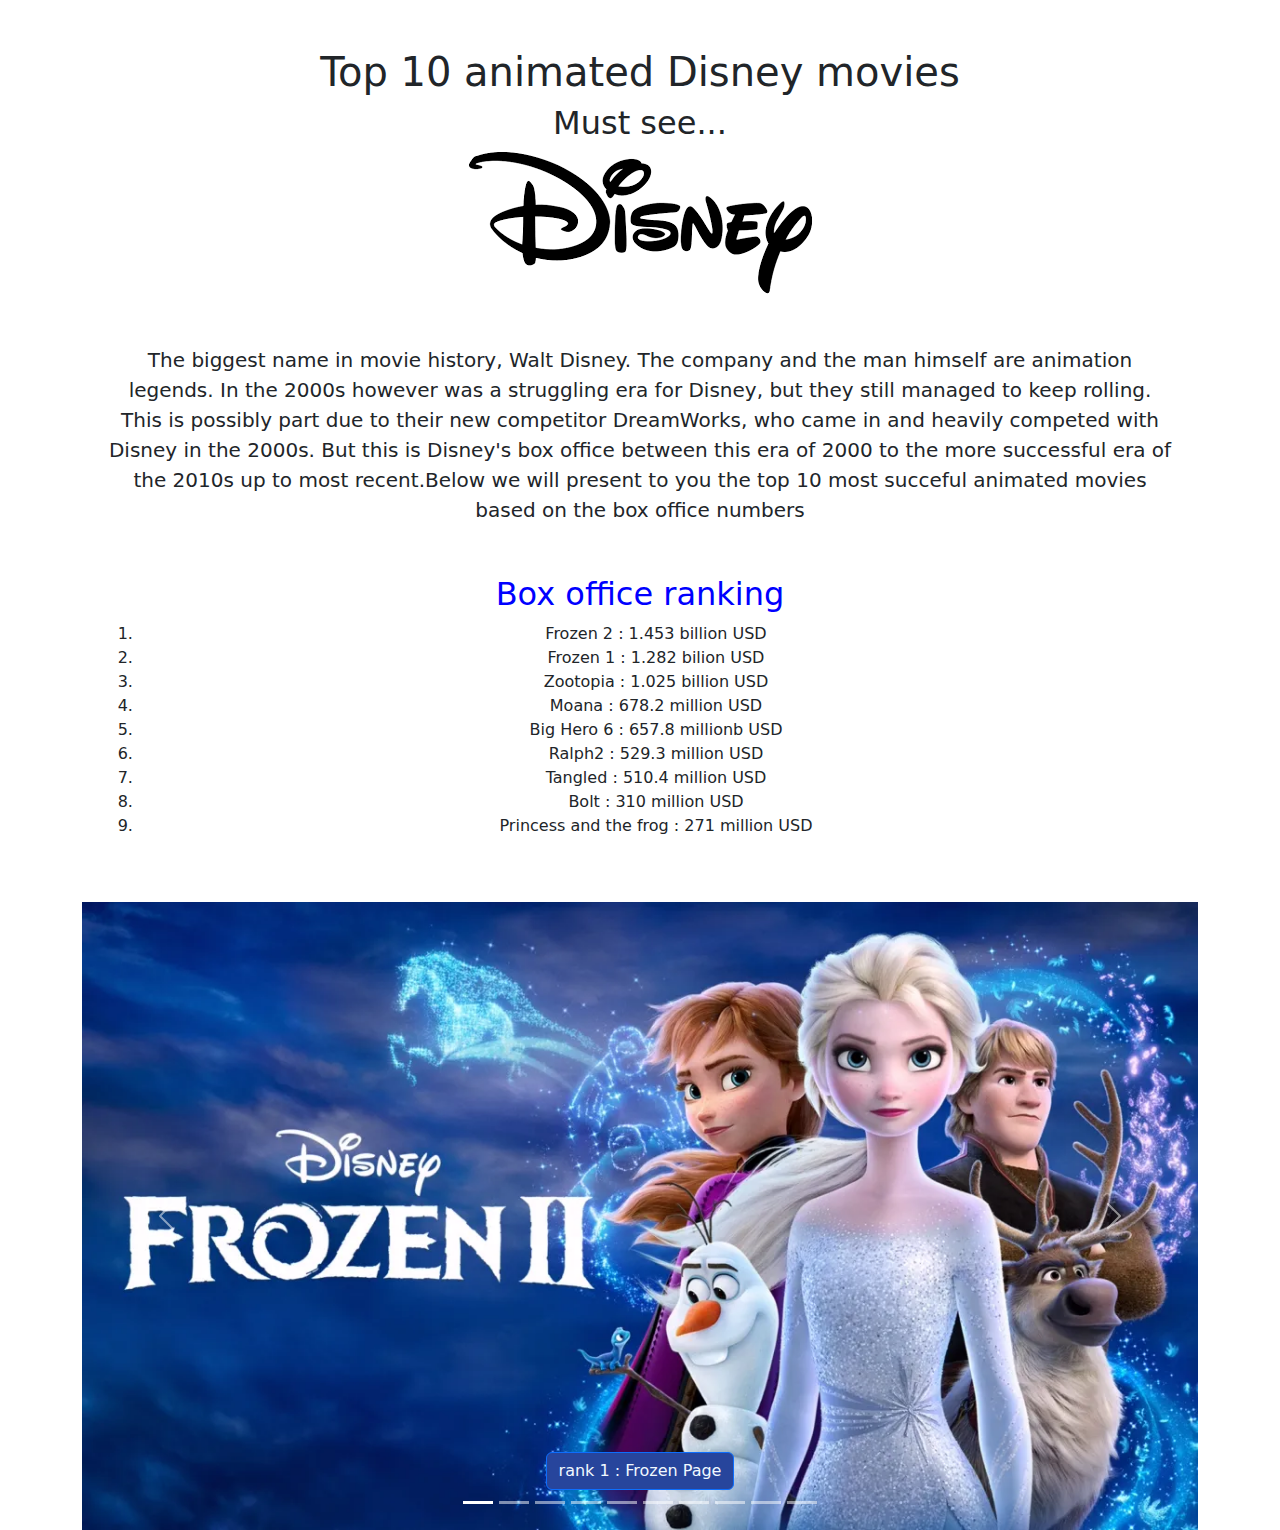
<file: index.html>
<!doctype html>
<html lang="en">
  <head>
    <meta charset="utf-8">
    <meta name="viewport" content="width=device-width, initial-scale=1, shrink-to-fit=no">
    <meta name="description" content="">
    <meta name="author" content="">

    <title>Top 10 disney movies</title>

    <!-- ADD BOOTSTRAP CORE HERE!!!! -->
    <link href="https://cdn.jsdelivr.net/npm/bootstrap@5.3.3/dist/css/bootstrap.min.css" rel="stylesheet" integrity="sha384-QWTKZyjpPEjISv5WaRU9OFeRpok6YctnYmDr5pNlyT2bRjXh0JMhjY6hW+ALEwIH" crossorigin="anonymous">

    
    <!-- Custom styles for this template -->
    <link href="css/styles.css" rel="stylesheet">
  </head>

  <body>
    

    <main role="main" class="container">

      <div class="starter-template">
        <h1>Top 10 animated Disney movies</h1>
        <h2> Must see...</h2>
        <img src="images/images.png" alt="">
        <p class="lead">The biggest name in movie history, Walt Disney. The company and the man himself are animation legends. In the 2000s however was a struggling era for Disney, but they still managed to keep rolling. This is possibly part due to their new competitor DreamWorks, who came in and heavily competed with Disney in the 2000s. But this is Disney's box office between this era of 2000 to the more successful era of the 2010s up to most recent.Below we will present to you the top 10 most succeful animated movies based on the <b>box office numbers</b> </p>
        <h2 style="color:blue"> Box office ranking</h2>
        <ol>
          <li> Frozen 2 : 1.453  billion USD</li>
          <li> Frozen 1 : 1.282 bilion USD</li>
          <li> Zootopia : 1.025 billion USD</li>
          <li> Moana : 678.2 million USD</li>
          <li>Big Hero 6 : 657.8 millionb USD</li>
          <li>Ralph2 : 529.3 million USD </li>
          <li> Tangled : 510.4 million USD </li>
          <li> Bolt : 310 million USD</li>
          <li> Princess and the frog : 271 million USD</li>
        </ol>
      </div>

      


        <!-- Add another row and a column with a button-->

        <!-- Add a Carousel component and use the images in the folder -->
        <div id="carouselExampleIndicators" class="carousel slide">
          <div class="carousel-indicators">
            <button type="button" data-bs-target="#carouselExampleIndicators" data-bs-slide-to="0" class="active" aria-current="true" aria-label="Slide 1"></button>
            <button type="button" data-bs-target="#carouselExampleIndicators" data-bs-slide-to="1" aria-label="Slide 2"></button>
            <button type="button" data-bs-target="#carouselExampleIndicators" data-bs-slide-to="2" aria-label="Slide 3"></button>
            <button type="button" data-bs-target="#carouselExampleIndicators" data-bs-slide-to="3" aria-label="Slide 4"></button>
            <button type="button" data-bs-target="#carouselExampleIndicators" data-bs-slide-to="4" aria-label="Slide 5"></button>
            <button type="button" data-bs-target="#carouselExampleIndicators" data-bs-slide-to="5" aria-label="Slide 6"></button>
            <button type="button" data-bs-target="#carouselExampleIndicators" data-bs-slide-to="6" aria-label="Slide 7"></button>
            <button type="button" data-bs-target="#carouselExampleIndicators" data-bs-slide-to="7" aria-label="Slide 8"></button>
            <button type="button" data-bs-target="#carouselExampleIndicators" data-bs-slide-to="8" aria-label="Slide 9"></button>
            <button type="button" data-bs-target="#carouselExampleIndicators" data-bs-slide-to="9" aria-label="Slide 10"></button>
        </div>
          <div class="carousel-inner">
            <div class="carousel-item active">
              
              <img src="images/fr.webp" class="d-block w-100" alt="...">
              <div class="carousel-caption d-none d-md-block">
                <a class="btn btn-primary" href="frozen2.html" role="button" target="_blank"> rank 1 : Frozen Page</a>
              </div>
            </div>
            <div class="carousel-item">
              <img src="images/frozen.png" class="d-block w-100" alt="...">
              <div class="carousel-caption d-none d-md-block">
              <a class="btn btn-primary" href="frozen1.html" role="button" target="_blank">rank 2 : Frozen Page</a>
            </div>
            </div>
            <div class="carousel-item">
              <img src="images/zoopia.png" class="d-block w-100" alt="...">
              <div class="carousel-caption d-none d-md-block"> 
              <a class="btn btn-primary" href="zootopia.html" role="button" target="_blank"> rank 3 : Zootopia Page</a>
            </div>
            </div>
            <div class="carousel-item">
              <img src="images/mn.webp" class="d-block w-100" alt="...">
              <div class="carousel-caption d-none d-md-block"> 
              <a class="btn btn-primary" href="moana.html" role="button" target="_blank"> rank 4 : Moana Page</a>
            </div>
            </div>
            <div class="carousel-item">
                <img src="images/big hero 6.jpg" class="d-block w-100" alt="...">
                <div class="carousel-caption d-none d-md-block">
                <a class="btn btn-primary" href="bighero6.html" role="button" target="_blank"> rank 5 : Bighero6 Page</a>
              </div>
              </div>
              <div class="carousel-item">
                <img src="images/wreck.webp" class="d-block w-100" alt="...">
                <div class="carousel-caption d-none d-md-block">
                <a class="btn btn-primary" href="Wreck-It-Ralph.html" role="button" target="_blank"> rank 6 : Wreck-It-Ralph Page</a>
              </div>
              </div>
              <div class="carousel-item">
                <img src="images/tangled.png" class="d-block w-100" alt="...">
                <div class="carousel-caption d-none d-md-block">
                <a class="btn btn-primary" href="tangled.html" role="button" target="_blank">rank 7 :Tangled Page</a>
              </div>
              </div>
              <div class="carousel-item">
                <img src="images/ralf 1.webp" class="d-block w-100" alt="...">
                <div class="carousel-caption d-none d-md-block">
                <a class="btn btn-primary" href="ralph2.html" role="button" target="_blank"> rank 8 : Ralph Page</a>
              </div>
              </div>
              <div class="carousel-item">
                <img src="images/bolt.webp" class="d-block w-100" alt="...">
                <div class="carousel-caption d-none d-md-block">
                <a class="btn btn-primary" href="Bolt.html" role="button" target="_blank"> rank 9 : Bolt Page</a>
              </div>
            </div>
              <div class="carousel-item">
                <img src="images/frog.jpeg" class="d-block w-100" alt="...">
                <div class="carousel-caption d-none d-md-block">
                <a class="btn btn-primary" href="tiana.html" role="button" target="_blank"> rank 10 : Princess and the frog Page</a>
              </div>
            </div>
              
          </div>
          <button class="carousel-control-prev" type="button" data-bs-target="#carouselExampleIndicators" data-bs-slide="prev">
            <span class="carousel-control-prev-icon" aria-hidden="true"></span>
            <span class="visually-hidden">Previous</span>
          </button>
          <button class="carousel-control-next" type="button" data-bs-target="#carouselExampleIndicators" data-bs-slide="next">
            <span class="carousel-control-next-icon" aria-hidden="true"></span>
            <span class="visually-hidden">Next</span>
          </button>
        </div>
    </main>


    <script src="https://cdn.jsdelivr.net/npm/bootstrap@5.3.3/dist/js/bootstrap.bundle.min.js" integrity="sha384-YvpcrYf0tY3lHB60NNkmXc5s9fDVZLESaAA55NDzOxhy9GkcIdslK1eN7N6jIeHz" crossorigin="anonymous"></script>    
    
  </body>
</html>
</file>
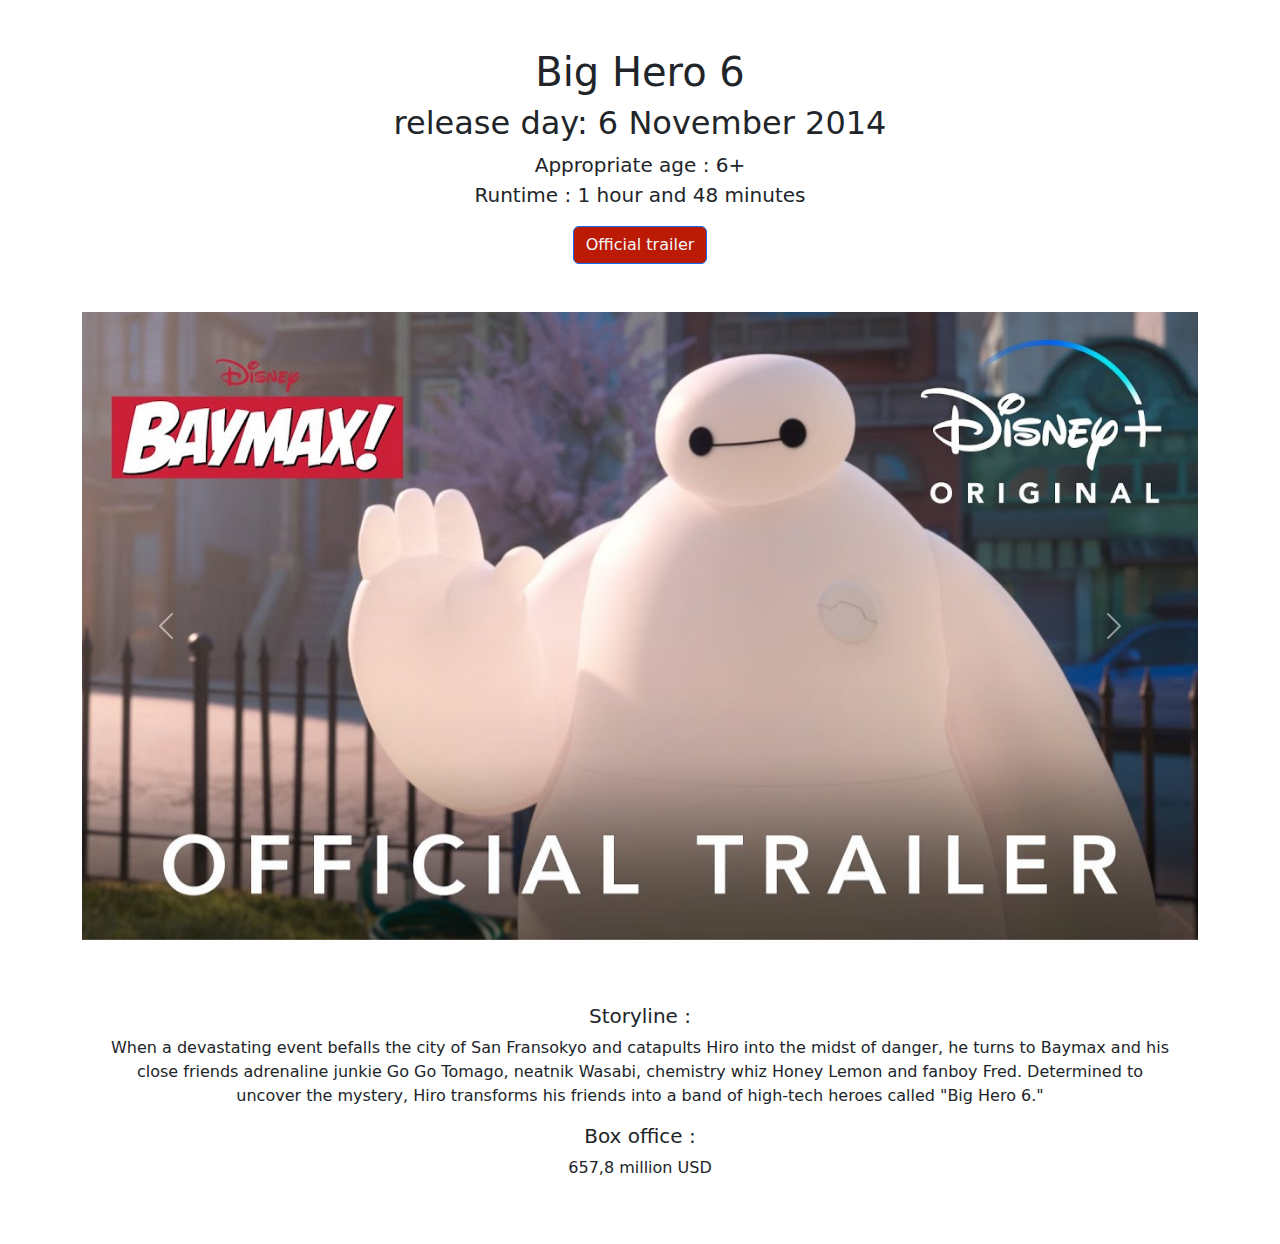
<file: bighero6.html>
<!doctype html>
<html lang="en">
  <head>
    <meta charset="utf-8">
    <meta name="viewport" content="width=device-width, initial-scale=1, shrink-to-fit=no">
    <meta name="description" content="">
    <meta name="author" content="">

    <title> Big Hero 6 </title>

    <!-- ADD BOOTSTRAP CORE HERE!!!! -->
    <link href="https://cdn.jsdelivr.net/npm/bootstrap@5.3.3/dist/css/bootstrap.min.css" rel="stylesheet" integrity="sha384-QWTKZyjpPEjISv5WaRU9OFeRpok6YctnYmDr5pNlyT2bRjXh0JMhjY6hW+ALEwIH" crossorigin="anonymous">

    
    <!-- Custom styles for this template -->
    <link href="css/bighero6.css" rel="stylesheet">
  </head>

  <body>
    
    <main role="main" class="container">

      <div class="starter-template">
        <h1> Big Hero 6</h1>
        <h2> release day: 6 November 2014</h2>
        <p class="lead">Appropriate age : 6+ <br> Runtime : 1 hour and 48 minutes</p>
        <a class="btn btn-primary" href="https://youtu.be/z3biFxZIJOQ" role="button" target="_blank"> Official trailer </a>
      </div>

       
        </div>

        <!-- Add a row and a column with a button-->
        <div class="row">
          <div class="col">
            
</div>
</div>
        <!-- Add another row and a column with a button-->

        <!-- Add a Carousel component and use the images in the folder -->
        <div id="carouselExample" class="carousel slide">
          <div class="carousel-inner">
            <div class="carousel-item active">
              <img src="images/bighero6.jpg" class="d-block w-100" alt="...">
            </div>
            <div class="carousel-item">
              <img src="images/bighero image 2.webp" class="d-block w-100" alt="...">
            </div>
            <div class="carousel-item">
              <img src="images/Big_Hero_6_.jpg" class="d-block w-100" alt="...">
            </div>
          </div>
          <button class="carousel-control-prev" type="button" data-bs-target="#carouselExample" data-bs-slide="prev">
            <span class="carousel-control-prev-icon" aria-hidden="true"></span>
            <span class="visually-hidden">Previous</span>
          </button>
          <button class="carousel-control-next" type="button" data-bs-target="#carouselExample" data-bs-slide="next">
            <span class="carousel-control-next-icon" aria-hidden="true"></span>
            <span class="visually-hidden">Next</span>
          </button>
        </div> 
        <div class="starter-template">
          <p class="lead"><h5> Storyline : </h5>When a devastating event befalls the city of San Fransokyo and catapults Hiro into the midst of danger, he turns to Baymax and his close friends adrenaline junkie Go Go Tomago, neatnik Wasabi, chemistry whiz Honey Lemon and fanboy Fred. Determined to uncover the mystery, Hiro transforms his friends into a band of high-tech heroes called "Big Hero 6." <br> </p>
         <p class="lead"><h5> Box office :</h5>657,8 million USD </p>
        </div> 
    </main>

    <script src="https://cdn.jsdelivr.net/npm/bootstrap@5.3.3/dist/js/bootstrap.bundle.min.js" integrity="sha384-YvpcrYf0tY3lHB60NNkmXc5s9fDVZLESaAA55NDzOxhy9GkcIdslK1eN7N6jIeHz" crossorigin="anonymous"></script>    
    
  </body>
</html>
</file>
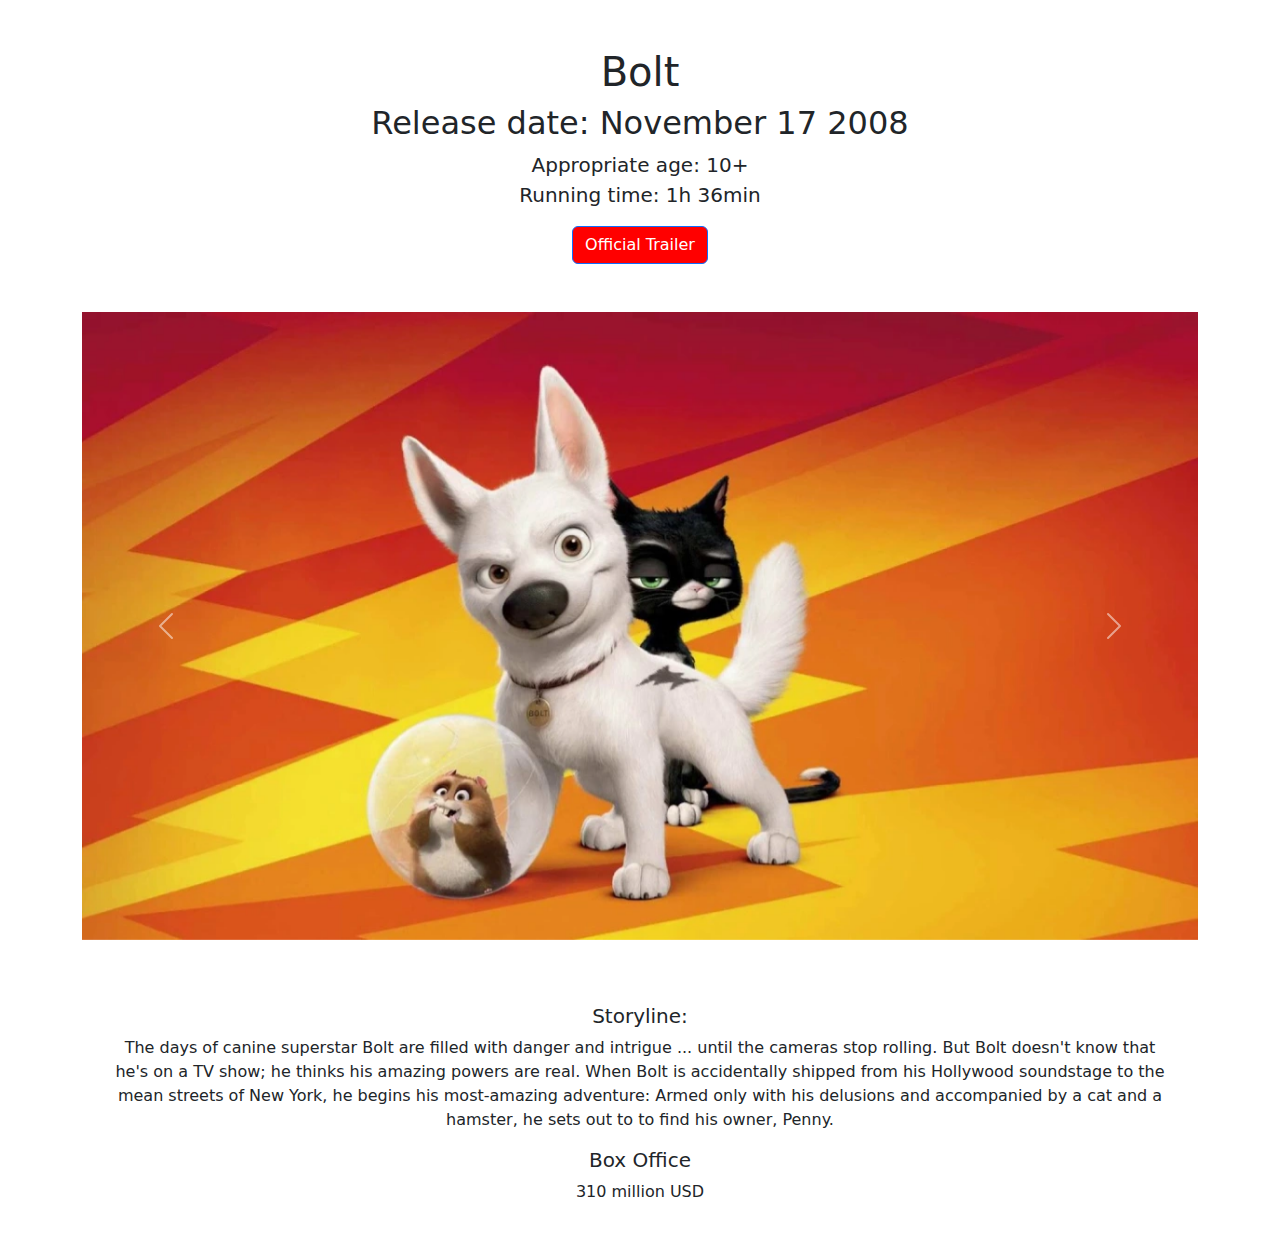
<file: Bolt.html>
<!doctype html>
<html lang="en">
  <head>
    <meta charset="utf-8">
    <meta name="viewport" content="width=device-width, initial-scale=1, shrink-to-fit=no">
    <meta name="description" content="">
    <meta name="author" content="">

    <title>Bolt</title>

    <!-- ADD BOOTSTRAP CORE HERE!!!! -->
    <link href="https://cdn.jsdelivr.net/npm/bootstrap@5.3.3/dist/css/bootstrap.min.css" rel="stylesheet" integrity="sha384-QWTKZyjpPEjISv5WaRU9OFeRpok6YctnYmDr5pNlyT2bRjXh0JMhjY6hW+ALEwIH" crossorigin="anonymous">

    
    <!-- Custom styles for this template -->
    <link href="css/bolt.css" rel="stylesheet">
  </head>

  <body>

    <main role="main" class="container">

      <div class="starter-template">
        <h1>Bolt</h1>
        <h2>Release date: November 17 2008</h2>
        <p class="lead">Appropriate age: 10+<br> Running time: 1h 36min</p>
        <a class="btn btn-primary" href="https://www.youtube.com/watch?v=4QEq_2t6-RU" button" target="_blank">Official Trailer</a>
       </div>

        
        <!-- Add another row and a column with a button-->

        <!-- Add a Carousel component and use the images in the folder -->
        <div id="carouselExampleAutoplaying" class="carousel slide" data-bs-ride="carousel">
          <div class="carousel-inner">
            <div class="carousel-item active">
              <img src="images/bolt1.webp" class="d-block w-100" alt="...">
            </div>
            <div class="carousel-item">
              <img src="images/bolt2.jpg" class="d-block w-100" alt="...">
            </div>
            <div class="carousel-item">
              <img src="images/bolt3.jpg" class="d-block w-100" alt="...">
            </div>
          </div>
          <button class="carousel-control-prev" type="button" data-bs-target="#carouselExampleAutoplaying" data-bs-slide="prev">
            <span class="carousel-control-prev-icon" aria-hidden="true"></span>
            <span class="visually-hidden">Previous</span>
          </button>
          <button class="carousel-control-next" type="button" data-bs-target="#carouselExampleAutoplaying" data-bs-slide="next">
            <span class="carousel-control-next-icon" aria-hidden="true"></span>
            <span class="visually-hidden">Next</span>
          </button>
        </div>
        <div class="starter-template">
            <p class="lead"><h5>Storyline: </h5> The days of canine superstar Bolt are filled with danger and intrigue ... until the cameras stop rolling. But Bolt doesn't know that he's on a TV show; he thinks his amazing powers are real. When Bolt is accidentally shipped from his Hollywood soundstage to the mean streets of New York, he begins his most-amazing adventure: Armed only with his delusions and accompanied by a cat and a hamster, he sets out to to find his owner, Penny.<br>
            <p class="lead"></p><h5>Box Office</h5> 310 million USD <br>
        </div>    
    </main>


    <script src="https://cdn.jsdelivr.net/npm/bootstrap@5.3.3/dist/js/bootstrap.bundle.min.js" integrity="sha384-YvpcrYf0tY3lHB60NNkmXc5s9fDVZLESaAA55NDzOxhy9GkcIdslK1eN7N6jIeHz" crossorigin="anonymous"></script>    
    
  </body>
</html>
</file>
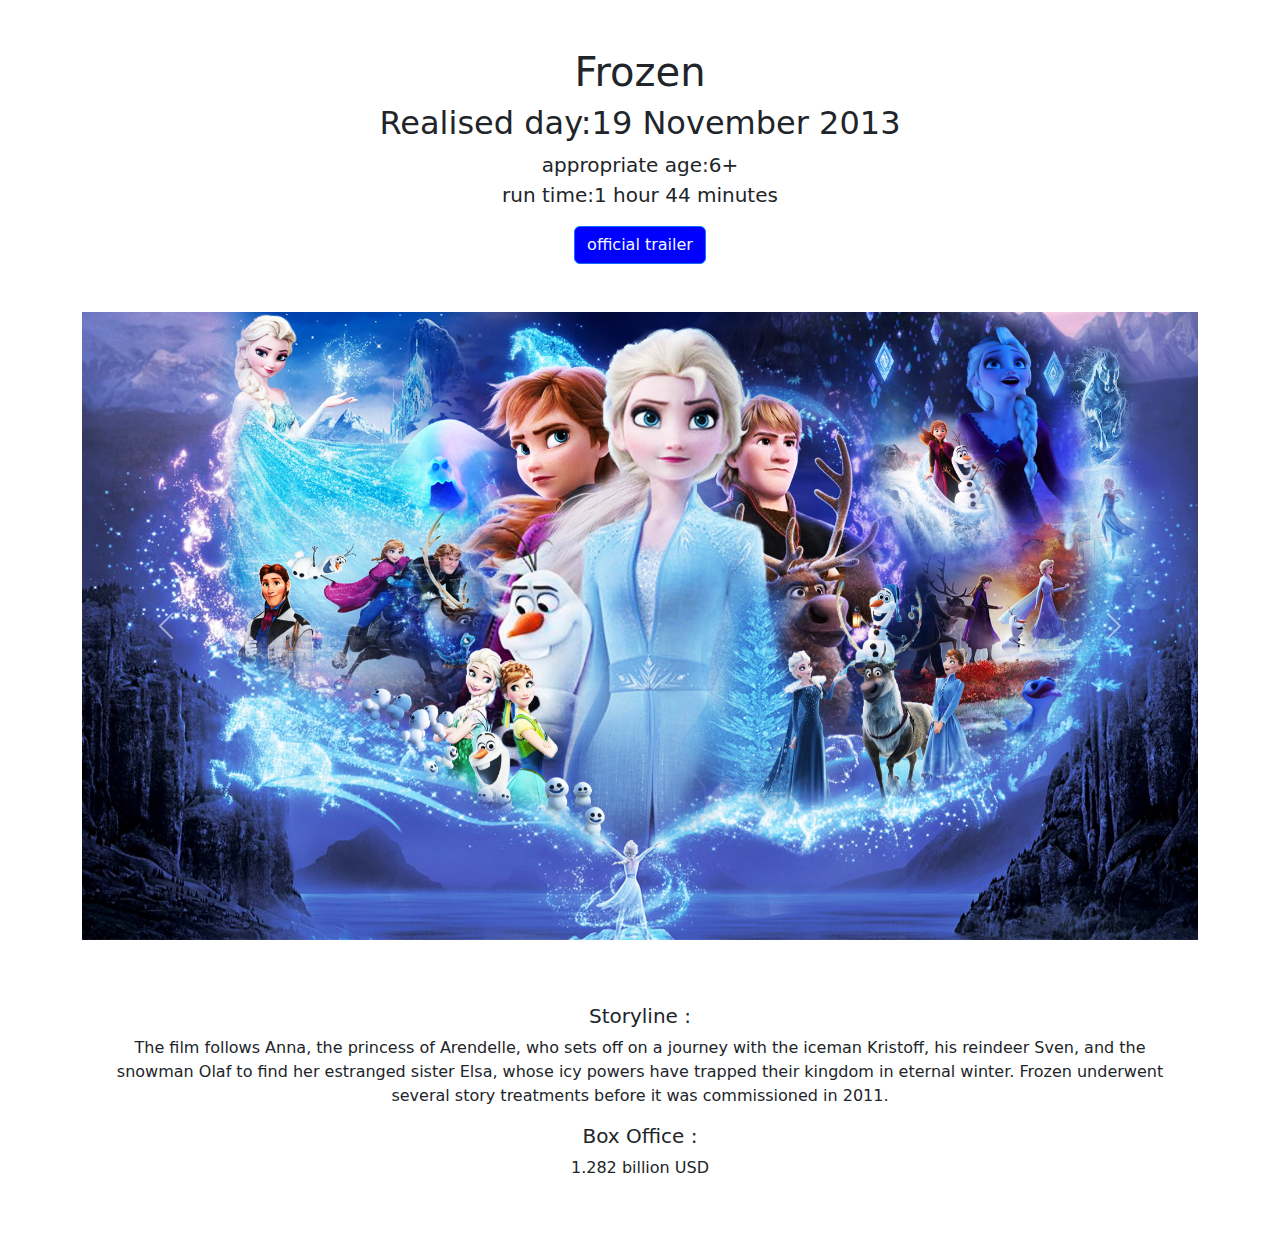
<file: frozen1.html>
<!doctype html>
<html lang="en">
  <head>
    <meta charset="utf-8">
    <meta name="viewport" content="width=device-width, initial-scale=1, shrink-to-fit=no">
    <meta name="description" content="">
    <meta name="author" content="">

    <title>Frozen 1</title>

    <!-- ADD BOOTSTRAP CORE HERE!!!! -->
    <link href="https://cdn.jsdelivr.net/npm/bootstrap@5.3.3/dist/css/bootstrap.min.css" rel="stylesheet" integrity="sha384-QWTKZyjpPEjISv5WaRU9OFeRpok6YctnYmDr5pNlyT2bRjXh0JMhjY6hW+ALEwIH" crossorigin="anonymous">

    
    <!-- Custom styles for this template -->
    <link href="css/frozen2.css" rel="stylesheet">
  </head>

  <body>
    

    <main role="main" class="container">

      <div class="starter-template">
        <h1>Frozen</h1>
        <h2>Realised day:19 November 2013</h2>
        <p class="lead">appropriate age:6+<br>run time:1 hour 44 minutes </p>
        <a class="btn btn-primary" href="https://www.youtube.com/watch?v=TbQm5doF_Uc" role="button" target="_blank">official trailer</a>
      </div>

       
        <!-- Add a row and a column with a button-->
         <div class="row">
         <div class="col">
        

         </div>
        </div>

        <!-- Add another row and a column with a button-->

        <!-- Add a Carousel component and use the images in the folder -->
        <div id="carouselExampleAutoplaying" class="carousel slide" data-bs-ride="carousel">
          <div class="carousel-inner">
            <div class="carousel-item active">
              <img src="images/frozen.jpg" class="d-block w-100" alt="...">
            </div>
            <div class="carousel-item">
              <img src="images/Frozen-12.jpg" class="d-block w-100" alt="...">
            </div>
            <div class="carousel-item">
              <img src="images/frozen1234.webp" class="d-block w-100" alt="...">
            </div>
          </div>
          <button class="carousel-control-prev" type="button" data-bs-target="#carouselExampleAutoplaying" data-bs-slide="prev">
            <span class="carousel-control-prev-icon" aria-hidden="true"></span>
            <span class="visually-hidden">Previous</span>
          </button>
          <button class="carousel-control-next" type="button" data-bs-target="#carouselExampleAutoplaying" data-bs-slide="next">
            <span class="carousel-control-next-icon" aria-hidden="true"></span>
            <span class="visually-hidden">Next</span>
          </button>
        </div>
        
      <div class="starter-template">
       
        <p class="lead"><h5>Storyline :</h5>The film follows Anna, the princess of Arendelle, who sets off on a journey with the iceman Kristoff, his reindeer Sven, and the snowman Olaf to find her estranged sister Elsa, whose icy powers have trapped their kingdom in eternal winter. Frozen underwent several story treatments before it was commissioned in 2011.</p>
        <p class="lead"><h5>Box Office :</h5>1.282 billion USD</p>
        
      </div>
    </main>


    <script src="https://cdn.jsdelivr.net/npm/bootstrap@5.3.3/dist/js/bootstrap.bundle.min.js" integrity="sha384-YvpcrYf0tY3lHB60NNkmXc5s9fDVZLESaAA55NDzOxhy9GkcIdslK1eN7N6jIeHz" crossorigin="anonymous"></script>    
    
  </body>
</html>
</file>
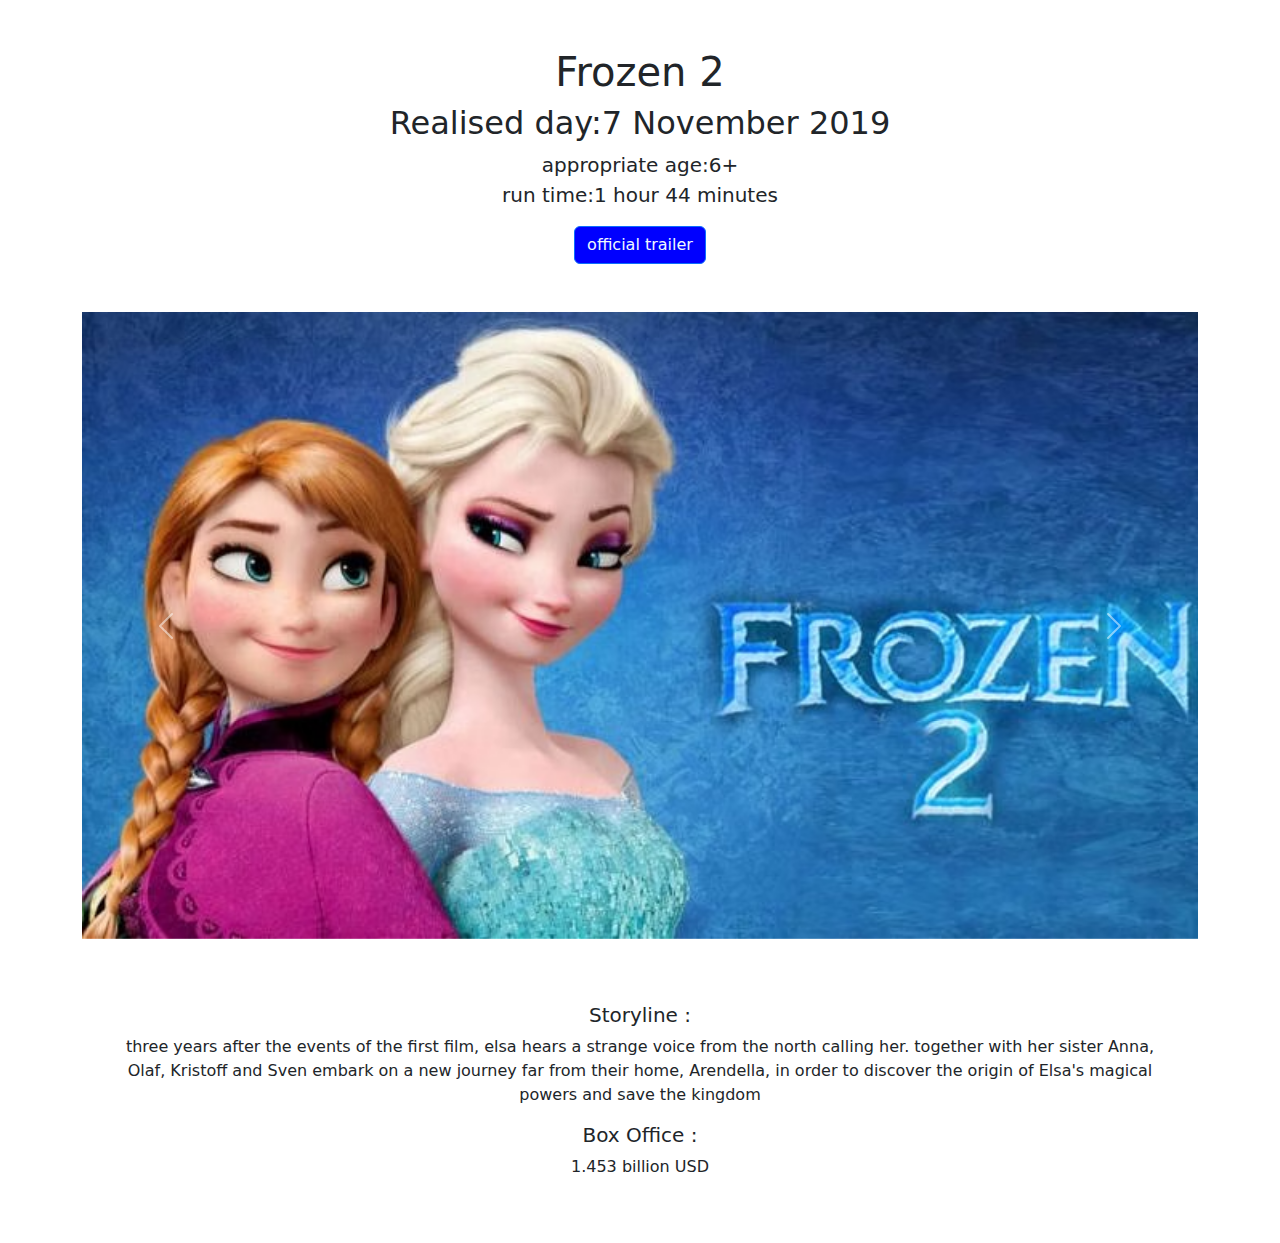
<file: frozen2.html>
<!doctype html>
<html lang="en">
  <head>
    <meta charset="utf-8">
    <meta name="viewport" content="width=device-width, initial-scale=1, shrink-to-fit=no">
    <meta name="description" content="">
    <meta name="author" content="">

    <title>Frozen 2</title>

    <!-- ADD BOOTSTRAP CORE HERE!!!! -->
    <link href="https://cdn.jsdelivr.net/npm/bootstrap@5.3.3/dist/css/bootstrap.min.css" rel="stylesheet" integrity="sha384-QWTKZyjpPEjISv5WaRU9OFeRpok6YctnYmDr5pNlyT2bRjXh0JMhjY6hW+ALEwIH" crossorigin="anonymous">

    
    <!-- Custom styles for this template -->
    <link href="css/frozen2.css" rel="stylesheet">
  </head>

  <body>
    

    <main role="main" class="container">

      <div class="starter-template">
        <h1>Frozen 2</h1>
        <h2>Realised day:7 November 2019</h2>
        <p class="lead">appropriate age:6+<br>run time:1 hour 44 minutes </p>
        <a class="btn btn-primary" href="https://www.youtube.com/watch?v=Zi4LMpSDccc" role="button" target="_blank">official trailer</a>
      </div>

       
        <!-- Add a row and a column with a button-->
         <div class="row">
         <div class="col">
        

         </div>
        </div>

        <!-- Add another row and a column with a button-->

        <!-- Add a Carousel component and use the images in the folder -->
        <div id="carouselExampleAutoplaying" class="carousel slide" data-bs-ride="carousel">
          <div class="carousel-inner">
            <div class="carousel-item active">
              <img src="images/frozen233.avif" class="d-block w-100" alt="...">
            </div>
            <div class="carousel-item">
              <img src="images/frozen22.jpg" class="d-block w-100" alt="...">
            </div>
            <div class="carousel-item">
              <img src="images/frozen23.jpg" class="d-block w-100" alt="...">
            </div>
          </div>
          <button class="carousel-control-prev" type="button" data-bs-target="#carouselExampleAutoplaying" data-bs-slide="prev">
            <span class="carousel-control-prev-icon" aria-hidden="true"></span>
            <span class="visually-hidden">Previous</span>
          </button>
          <button class="carousel-control-next" type="button" data-bs-target="#carouselExampleAutoplaying" data-bs-slide="next">
            <span class="carousel-control-next-icon" aria-hidden="true"></span>
            <span class="visually-hidden">Next</span>
          </button>
        </div>
        
      <div class="starter-template">
       
        <p class="lead"><h5>Storyline :</h5> three years after the events of the first film, elsa hears a strange voice from the north calling her. together with her sister Anna, Olaf, Kristoff and Sven embark on a new journey far from their home, Arendella, in order to discover the origin of Elsa's magical powers and save the kingdom</p>
        <p class="lead"><h5>Box Office :</h5>1.453 billion USD</p>
        
      </div>

    </main>


    <script src="https://cdn.jsdelivr.net/npm/bootstrap@5.3.3/dist/js/bootstrap.bundle.min.js" integrity="sha384-YvpcrYf0tY3lHB60NNkmXc5s9fDVZLESaAA55NDzOxhy9GkcIdslK1eN7N6jIeHz" crossorigin="anonymous"></script>    
    
  </body>
</html>
</file>
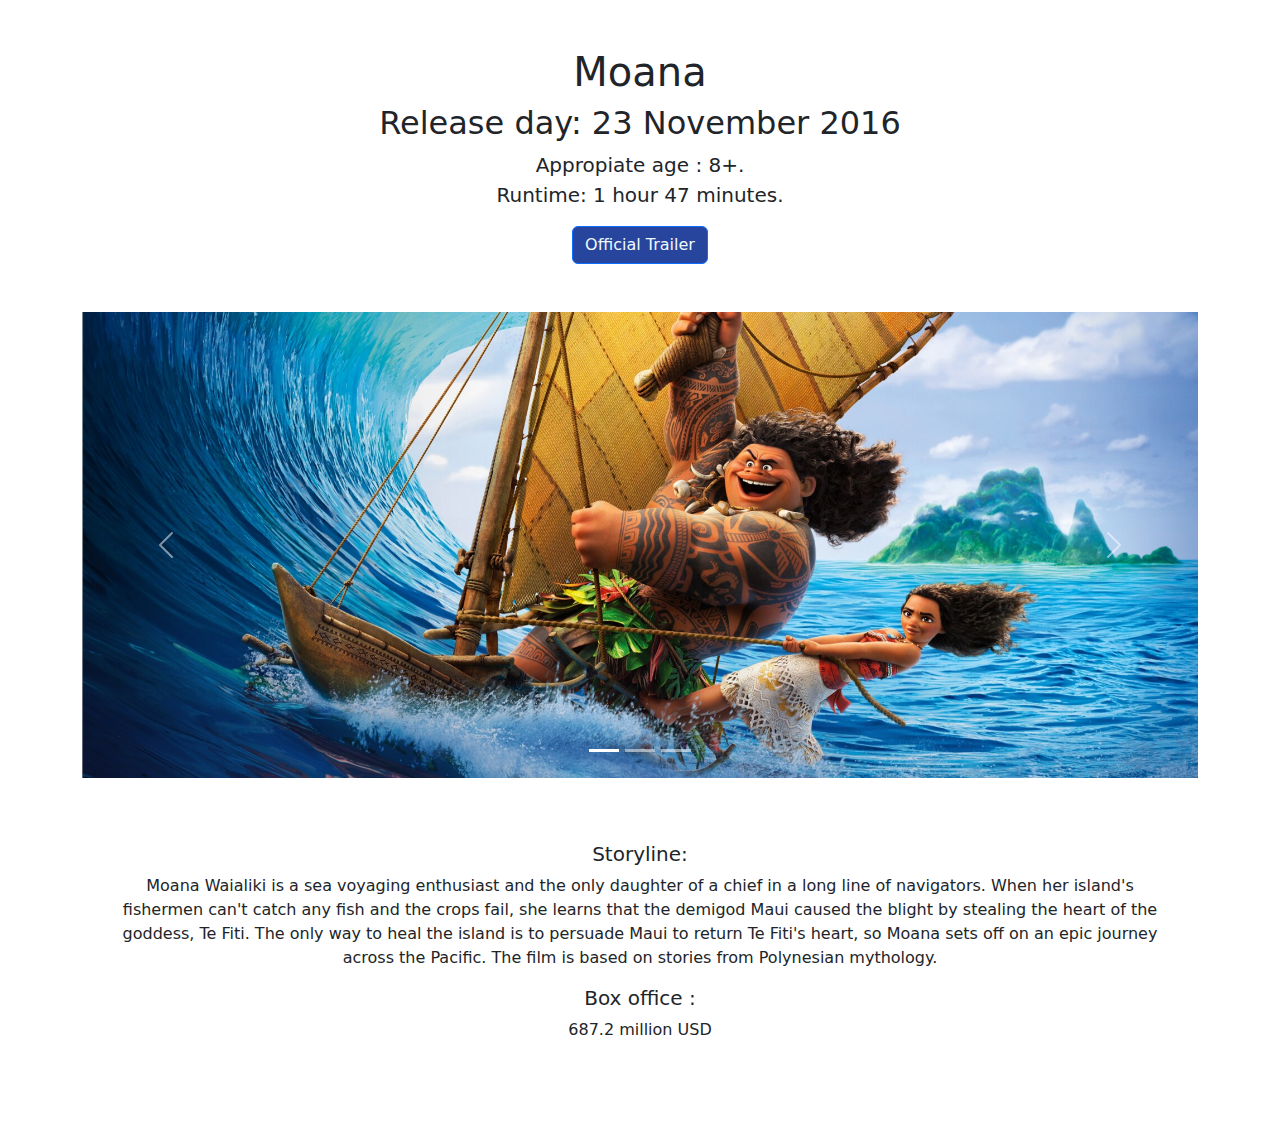
<file: moana.html>
<!doctype html>
<html lang="en">
  <head>
    <meta charset="utf-8">
    <meta name="viewport" content="width=device-width, initial-scale=1, shrink-to-fit=no">
    <meta name="description" content="">
    <meta name="author" content="">

    <title>Moana</title>

    <!-- ADD BOOTSTRAP CORE HERE!!!! -->
    <link href="https://cdn.jsdelivr.net/npm/bootstrap@5.3.3/dist/css/bootstrap.min.css" rel="stylesheet" integrity="sha384-QWTKZyjpPEjISv5WaRU9OFeRpok6YctnYmDr5pNlyT2bRjXh0JMhjY6hW+ALEwIH" crossorigin="anonymous">

    
    <!-- Custom styles for this template -->
    <link href="css/moana.css" rel="stylesheet">
  </head>

  <body>
    

    <main role="main" class="container">

      <div class="starter-template">
        <h1>Moana</h1>
        <h2>Release day: 23 November 2016</h2>
        <p class="lead">Appropiate age : 8+.<br> Runtime: 1 hour 47 minutes.</p>
        <a class="btn btn-primary" href="https://www.youtube.com/watch?v=LKFuXETZUsI" role="button" target="_blank"> Official Trailer</a>
      </div>



        <!-- Add a row and a column with a button-->
         <div class="row">
          <div class="col">
           

          </div>
        </div>

        <!-- Add another row and a column with a button-->

        <!-- Add a Carousel component and use the images in the folder -->
        <div id="carouselExampleIndicators" class="carousel slide">
          <div class="carousel-indicators">
            <button type="button" data-bs-target="#carouselExampleIndicators" data-bs-slide-to="0" class="active" aria-current="true" aria-label="Slide 1"></button>
            <button type="button" data-bs-target="#carouselExampleIndicators" data-bs-slide-to="1" aria-label="Slide 2"></button>
            <button type="button" data-bs-target="#carouselExampleIndicators" data-bs-slide-to="2" aria-label="Slide 3"></button>
          </div>
          <div class="carousel-inner">
            <div class="carousel-item active">
              <img src="images/moana 6.jpeg" class="d-block w-100" alt="...">
            </div>
            <div class="carousel-item">
              <img src="images/moana3.jpg" class="d-block w-100" alt="...">
            </div>
            <div class="carousel-item">
              <img src="images/moana 8.jpg" class="d-block w-100" alt="...">
            </div>
          </div>
          <button class="carousel-control-prev" type="button" data-bs-target="#carouselExampleIndicators" data-bs-slide="prev">
            <span class="carousel-control-prev-icon" aria-hidden="true"></span>
            <span class="visually-hidden">Previous</span>
          </button>
          <button class="carousel-control-next" type="button" data-bs-target="#carouselExampleIndicators" data-bs-slide="next">
            <span class="carousel-control-next-icon" aria-hidden="true"></span>
            <span class="visually-hidden">Next</span>
          </button>
        </div>
        <div class="starter-template">
            <p class="lead"><H5> Storyline:</H5>Moana Waialiki is a sea voyaging enthusiast and the only daughter of a chief in a long line of navigators. When her island's fishermen can't catch any fish and the crops fail, she learns that the demigod Maui caused the blight by stealing the heart of the goddess, Te Fiti. The only way to heal the island is to persuade Maui to return Te Fiti's heart, so Moana sets off on an epic journey across the Pacific. The film is based on stories from Polynesian mythology.
                <p class="lead"><h5> Box office :</h5> 687.2 million USD</p>
                <br></p>
           
          </div>
    </main>


    <script src="https://cdn.jsdelivr.net/npm/bootstrap@5.3.3/dist/js/bootstrap.bundle.min.js" integrity="sha384-YvpcrYf0tY3lHB60NNkmXc5s9fDVZLESaAA55NDzOxhy9GkcIdslK1eN7N6jIeHz" crossorigin="anonymous"></script>    
    
  </body>
</html>
</file>
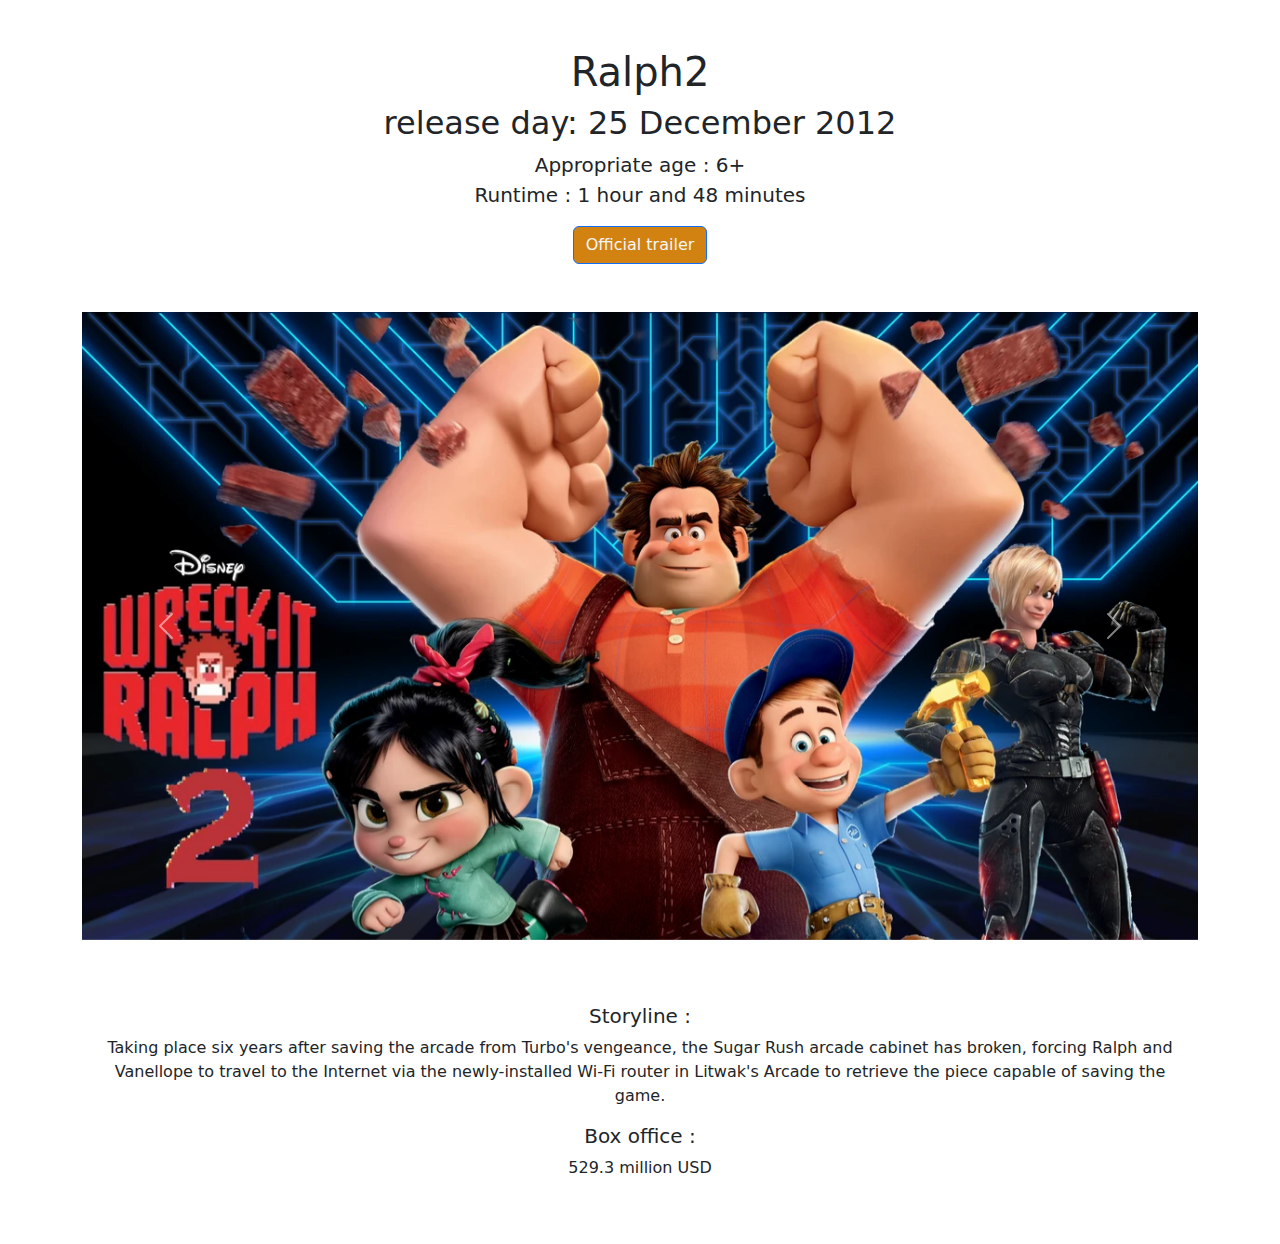
<file: ralph2.html>
<!doctype html>
<html lang="en">
  <head>
    <meta charset="utf-8">
    <meta name="viewport" content="width=device-width, initial-scale=1, shrink-to-fit=no">
    <meta name="description" content="">
    <meta name="author" content="">

    <title> Ralph 2 </title>

    <!-- ADD BOOTSTRAP CORE HERE!!!! -->
    <link href="https://cdn.jsdelivr.net/npm/bootstrap@5.3.3/dist/css/bootstrap.min.css" rel="stylesheet" integrity="sha384-QWTKZyjpPEjISv5WaRU9OFeRpok6YctnYmDr5pNlyT2bRjXh0JMhjY6hW+ALEwIH" crossorigin="anonymous">

    
    <!-- Custom styles for this template -->
    <link href="css/ralph2.css" rel="stylesheet">
  </head>

  <body>
    

    <main role="main" class="container">

      <div class="starter-template">
        <h1> Ralph2</h1>
        <h2> release day: 25 December 2012</h2>
        <p class="lead">Appropriate age : 6+ <br> Runtime : 1 hour and 48 minutes</p>
        <a class="btn btn-primary" href="https://youtu.be/_BcYBFC6zfY" role="button" target="_blank"> Official trailer </a>
      </div>

       
        </div>

        <!-- Add a row and a column with a button-->
        <div class="row">
          <div class="col">
            
</div>
</div>
        <!-- Add another row and a column with a button-->

        <!-- Add a Carousel component and use the images in the folder -->
        <div id="carouselExample" class="carousel slide">
          <div class="carousel-inner">
            <div class="carousel-item active">
              <img src="images/Ralph2.webp" class="d-block w-100" alt="...">
            </div>
            <div class="carousel-item">
              <img src="images/ralph image.jpg" class="d-block w-100" alt="...">
            </div>
            <div class="carousel-item">
              <img src="images/ralph 2 image.jpg" class="d-block w-100" alt="...">
            </div>
          </div>
          <button class="carousel-control-prev" type="button" data-bs-target="#carouselExample" data-bs-slide="prev">
            <span class="carousel-control-prev-icon" aria-hidden="true"></span>
            <span class="visually-hidden">Previous</span>
          </button>
          <button class="carousel-control-next" type="button" data-bs-target="#carouselExample" data-bs-slide="next">
            <span class="carousel-control-next-icon" aria-hidden="true"></span>
            <span class="visually-hidden">Next</span>
          </button>
        </div> 
        <div class="starter-template">
          <p class="lead"><h5> Storyline : </h5> Taking place six years after saving the arcade from Turbo's vengeance, the Sugar Rush arcade cabinet has broken, forcing Ralph and Vanellope to travel to the Internet via the newly-installed Wi-Fi router in Litwak's Arcade to retrieve the piece capable of saving the game.<br> </p>
         <p class="lead"><h5> Box office :</h5> 529.3 million USD </p>
        </div> 
    </main>

    <script src="https://cdn.jsdelivr.net/npm/bootstrap@5.3.3/dist/js/bootstrap.bundle.min.js" integrity="sha384-YvpcrYf0tY3lHB60NNkmXc5s9fDVZLESaAA55NDzOxhy9GkcIdslK1eN7N6jIeHz" crossorigin="anonymous"></script>    
    
  </body>
</html>
</file>
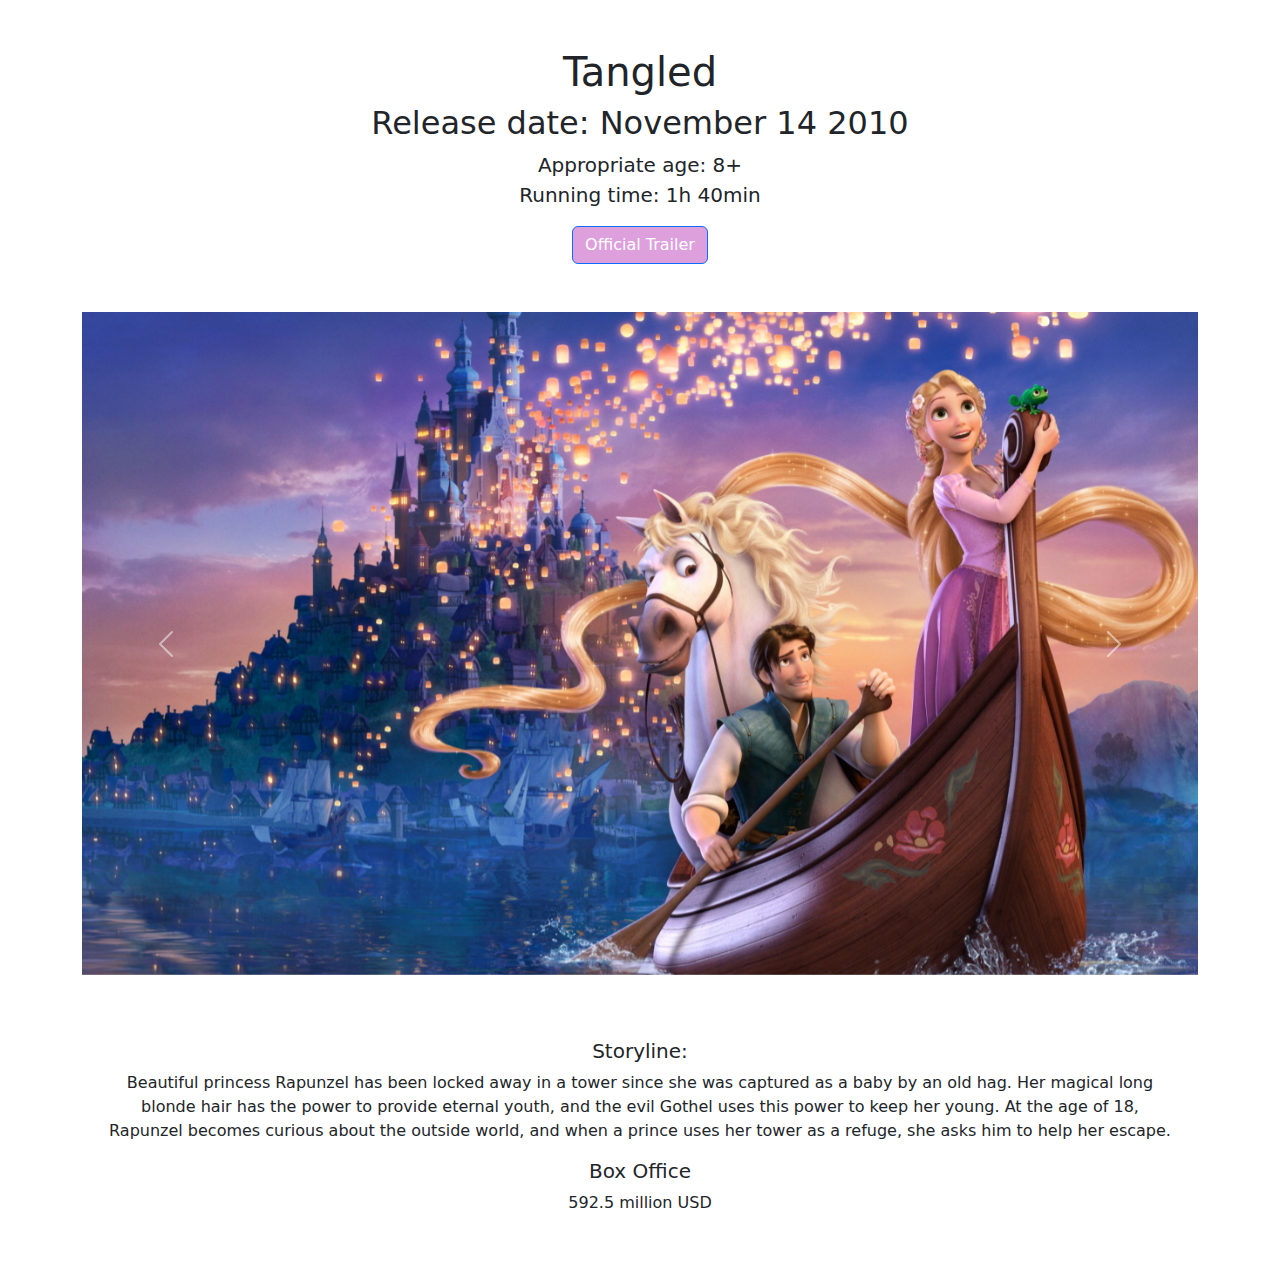
<file: tangled.html>
<!doctype html>
<html lang="en">
  <head>
    <meta charset="utf-8">
    <meta name="viewport" content="width=device-width, initial-scale=1, shrink-to-fit=no">
    <meta name="description" content="">
    <meta name="author" content="">

    <title>Tangled</title>

    <!-- ADD BOOTSTRAP CORE HERE!!!! -->
    <link href="https://cdn.jsdelivr.net/npm/bootstrap@5.3.3/dist/css/bootstrap.min.css" rel="stylesheet" integrity="sha384-QWTKZyjpPEjISv5WaRU9OFeRpok6YctnYmDr5pNlyT2bRjXh0JMhjY6hW+ALEwIH" crossorigin="anonymous">

    
    <!-- Custom styles for this template -->
    <link href="css/tangled.css" rel="stylesheet">
  </head>

  <body>

    <main role="main" class="container">

      <div class="starter-template">
        <h1>Tangled</h1>
        <h2>Release date: November 14 2010</h2>
        <p class="lead">Appropriate age: 8+<br> Running time: 1h 40min</p>
        <a class="btn btn-primary" href="https://www.youtube.com/watch?v=JYKpIr1lSG0rol" role="button" target="_blank">Official Trailer</a>
      </div>

        

        
        <!-- Add another row and a column with a button-->

        <!-- Add a Carousel component and use the images in the folder -->
        <div id="carouselExampleAutoplaying" class="carousel slide" data-bs-ride="carousel">
          <div class="carousel-inner">
            <div class="carousel-item active">
              <img src="images/tangledfirst.jpg" class="d-block w-100" alt="...">
            </div>
            <div class="carousel-item">
              <img src="images/tangledsecond.jpg" class="d-block w-100" alt="...">
            </div>
            <div class="carousel-item">
              <img src="images/tangledthird.jpg" class="d-block w-100" alt="...">
            </div>
          </div>
          <button class="carousel-control-prev" type="button" data-bs-target="#carouselExampleAutoplaying" data-bs-slide="prev">
            <span class="carousel-control-prev-icon" aria-hidden="true"></span>
            <span class="visually-hidden">Previous</span>
          </button>
          <button class="carousel-control-next" type="button" data-bs-target="#carouselExampleAutoplaying" data-bs-slide="next">
            <span class="carousel-control-next-icon" aria-hidden="true"></span>
            <span class="visually-hidden">Next</span>
          </button>
        </div>
        <div class="starter-template">
            <p class="lead"><h5>Storyline:</h5> Beautiful princess Rapunzel has been locked away in a tower since she was captured as a baby by an old hag. Her magical long blonde hair has the power to provide eternal youth, and the evil Gothel uses this power to keep her young. At the age of 18, Rapunzel becomes curious about the outside world, and when a prince uses her tower as a refuge, she asks him to help her escape.<br>
            <p class="lead"></p><h5>Box Office</h5> 592.5 million USD <br>
        </div>    
    </main>


    <script src="https://cdn.jsdelivr.net/npm/bootstrap@5.3.3/dist/js/bootstrap.bundle.min.js" integrity="sha384-YvpcrYf0tY3lHB60NNkmXc5s9fDVZLESaAA55NDzOxhy9GkcIdslK1eN7N6jIeHz" crossorigin="anonymous"></script>    
    
  </body>
</html>
</file>
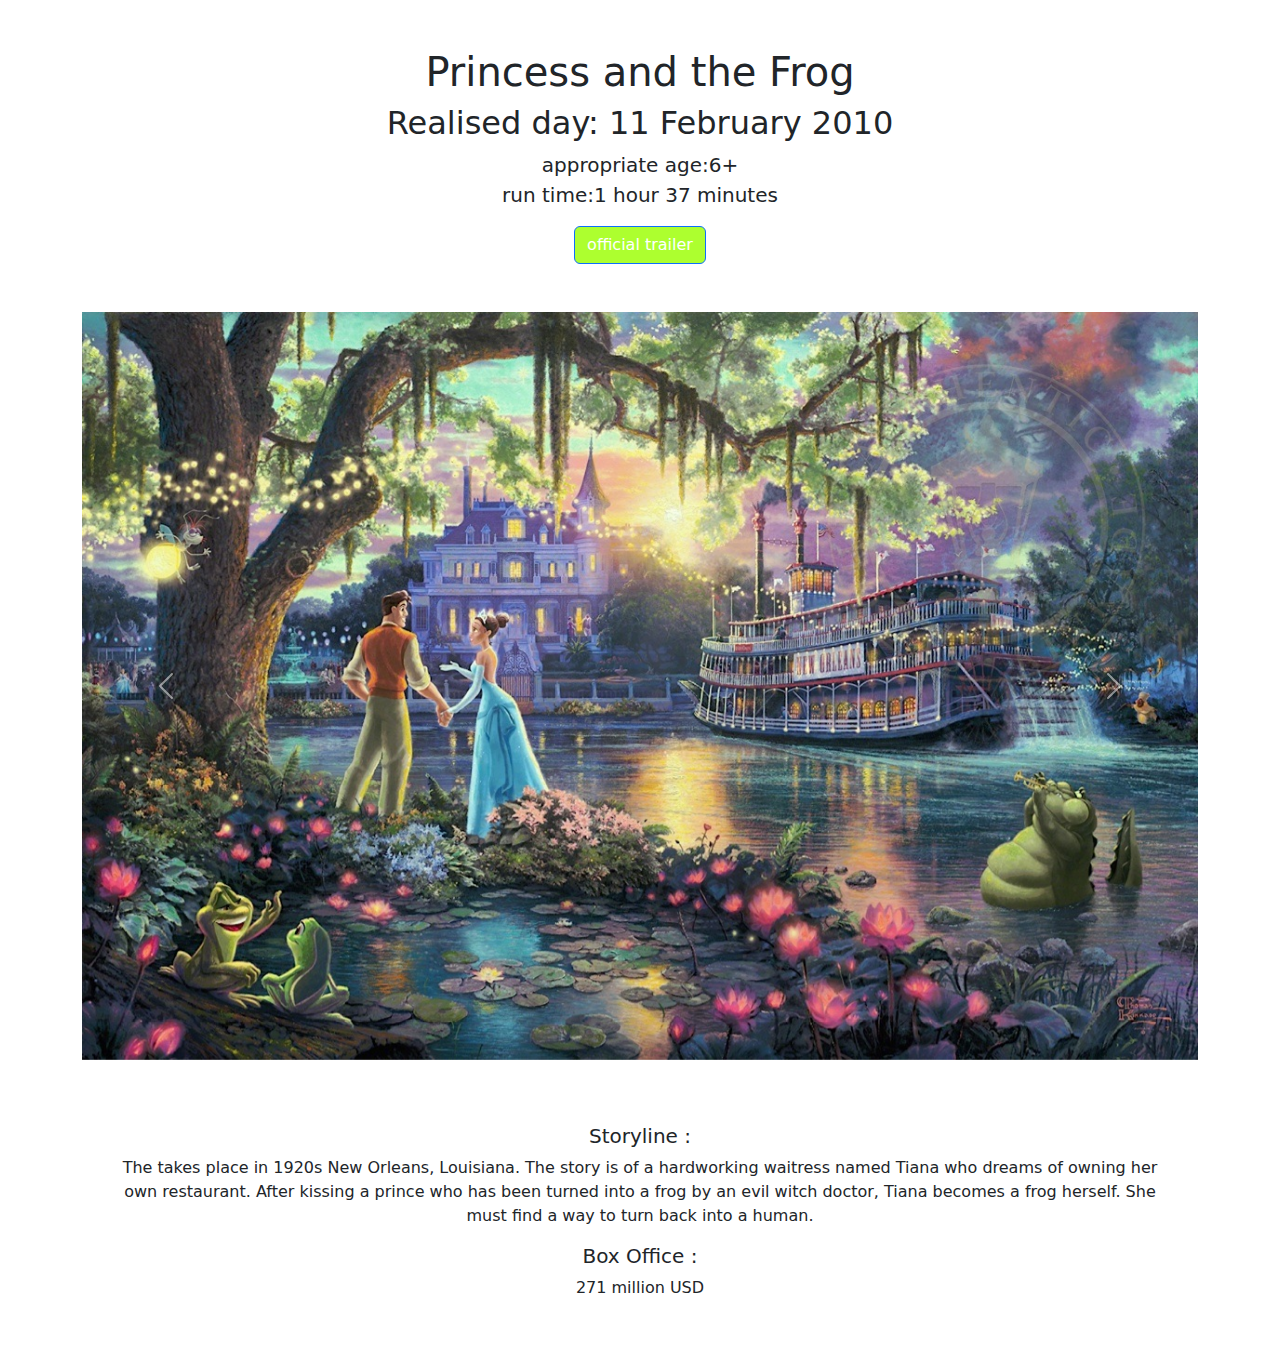
<file: tiana.html>
<!doctype html>
<html lang="en">
  <head>
    <meta charset="utf-8">
    <meta name="viewport" content="width=device-width, initial-scale=1, shrink-to-fit=no">
    <meta name="description" content="">
    <meta name="author" content="">

    <title>Princess and the frog </title>

    <!-- ADD BOOTSTRAP CORE HERE!!!! -->
    <link href="https://cdn.jsdelivr.net/npm/bootstrap@5.3.3/dist/css/bootstrap.min.css" rel="stylesheet" integrity="sha384-QWTKZyjpPEjISv5WaRU9OFeRpok6YctnYmDr5pNlyT2bRjXh0JMhjY6hW+ALEwIH" crossorigin="anonymous">

    
    <!-- Custom styles for this template -->
    <link href="css/tiana.css" rel="stylesheet">
  </head>

  <body>
    
    
    <main role="main" class="container">

      <div class="starter-template">
        <h1>Princess and the Frog</h1>
        <h2>Realised day: 11 February 2010</h2>
        <p class="lead">appropriate age:6+<br>run time:1 hour 37 minutes </p>
        <a class="btn btn-primary" href="https://www.youtube.com/watch?v=uQBy6jqbmlU" role="button" target="_blank">official trailer</a>
      </div>

       
        <!-- Add a row and a column with a button-->
         <div class="row">
         <div class="col">
        

         </div>
        </div>

        <!-- Add another row and a column with a button-->

        <!-- Add a Carousel component and use the images in the folder -->
        <div id="carouselExampleAutoplaying" class="carousel slide" data-bs-ride="carousel">
          <div class="carousel-inner">
            <div class="carousel-item active">
              <img src="images/tiana2.jpg" class="d-block w-100" alt="...">
            </div>
            <div class="carousel-item">
              <img src="images/tiana1.jpg" class="d-block w-100" alt="...">
            </div>
            <div class="carousel-item">
              <img src="images/tiana3.webp" class="d-block w-100" alt="...">
            </div>
          </div>
          <button class="carousel-control-prev" type="button" data-bs-target="#carouselExampleAutoplaying" data-bs-slide="prev">
            <span class="carousel-control-prev-icon" aria-hidden="true"></span>
            <span class="visually-hidden">Previous</span>
          </button>
          <button class="carousel-control-next" type="button" data-bs-target="#carouselExampleAutoplaying" data-bs-slide="next">
            <span class="carousel-control-next-icon" aria-hidden="true"></span>
            <span class="visually-hidden">Next</span>
          </button>
        </div>
        
      <div class="starter-template">
       
        <p class="lead"><h5>Storyline :</h5>The takes place in 1920s New Orleans, Louisiana. The story is of a hardworking waitress named Tiana who dreams of owning her own restaurant. After kissing a prince who has been turned into a frog by an evil witch doctor, Tiana becomes a frog herself. She must find a way to turn back into a human.</p>
        <p class="lead"><h5>Box Office :</h5>271 million USD</p>
        
      </div>
    </main>


    <script src="https://cdn.jsdelivr.net/npm/bootstrap@5.3.3/dist/js/bootstrap.bundle.min.js" integrity="sha384-YvpcrYf0tY3lHB60NNkmXc5s9fDVZLESaAA55NDzOxhy9GkcIdslK1eN7N6jIeHz" crossorigin="anonymous"></script>    
    
  </body>
</html>
</file>
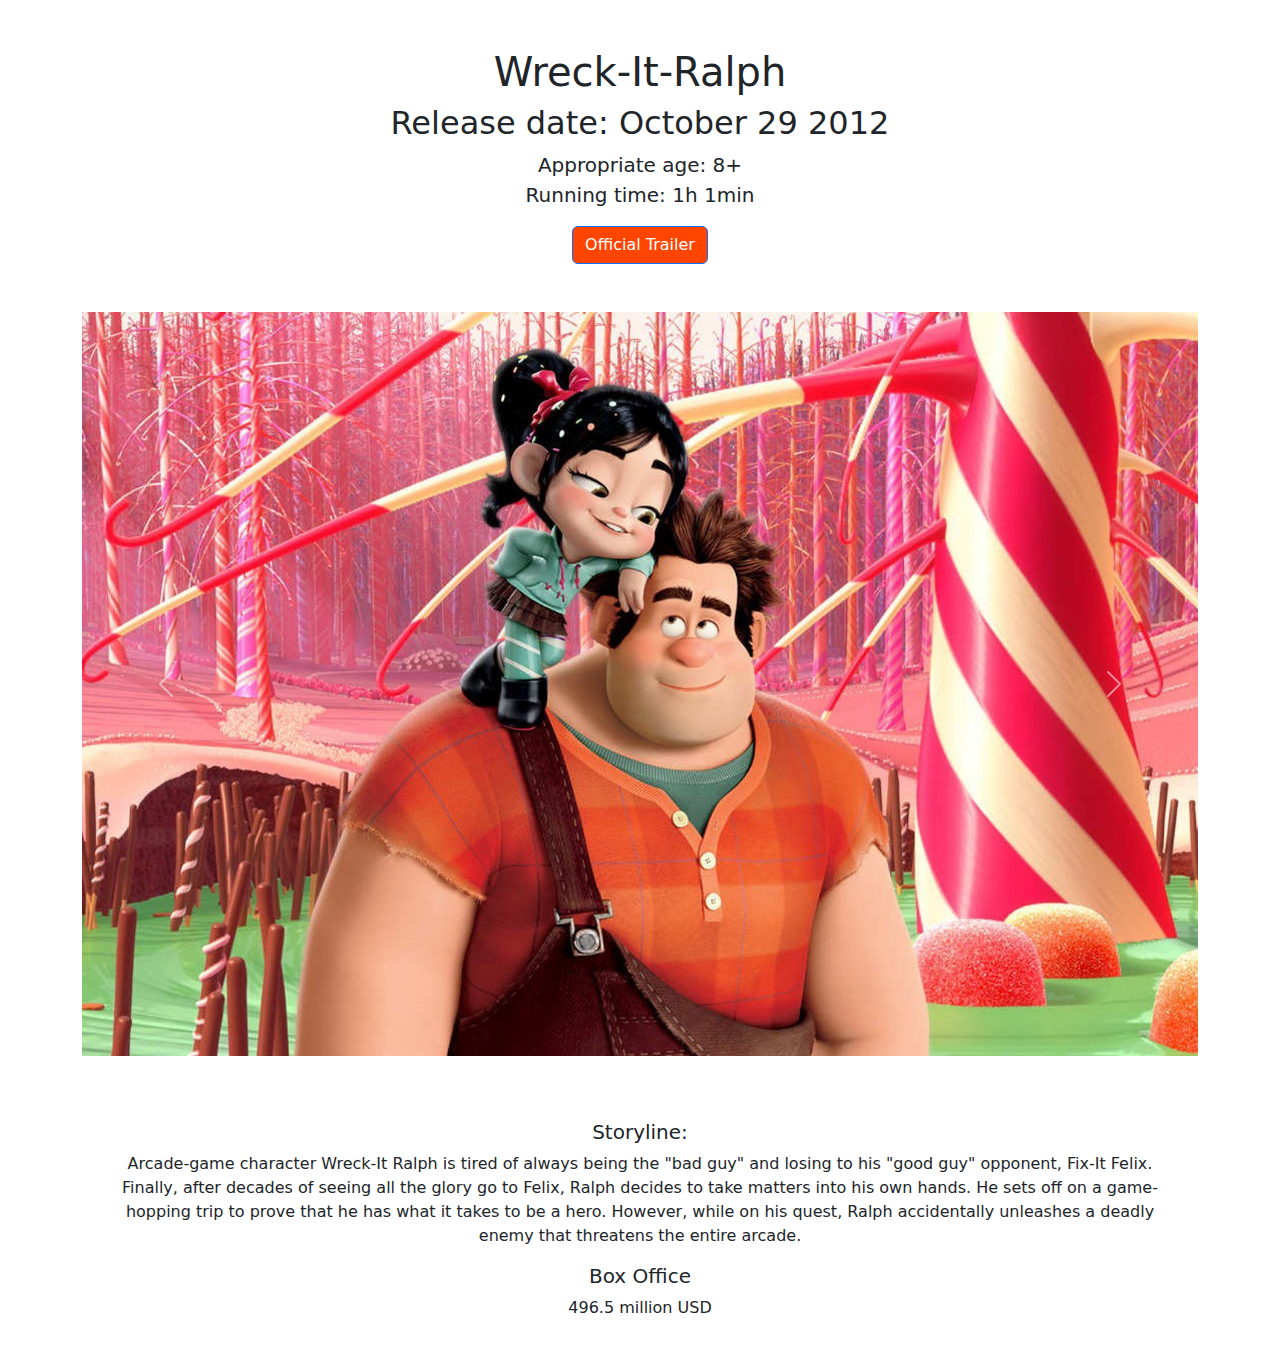
<file: Wreck-It-Ralph.html>
<!doctype html>
<html lang="en">
  <head>
    <meta charset="utf-8">
    <meta name="viewport" content="width=device-width, initial-scale=1, shrink-to-fit=no">
    <meta name="description" content="">
    <meta name="author" content="">

    <title>Wreck-It-Ralph</title>

    <!-- ADD BOOTSTRAP CORE HERE!!!! -->
    <link href="https://cdn.jsdelivr.net/npm/bootstrap@5.3.3/dist/css/bootstrap.min.css" rel="stylesheet" integrity="sha384-QWTKZyjpPEjISv5WaRU9OFeRpok6YctnYmDr5pNlyT2bRjXh0JMhjY6hW+ALEwIH" crossorigin="anonymous">

    
    <!-- Custom styles for this template -->
    <link href="css/wreckitralph.css" rel="stylesheet">
  </head>

  <body>

    <main role="main" class="container">

      <div class="starter-template">
        <h1>Wreck-It-Ralph</h1>
        <h2>Release date: October 29 2012</h2>
        <p class="lead">Appropriate age: 8+<br> Running time: 1h 1min</p>
        <a class="btn btn-primary" href="https://www.youtube.com/watch?v=87E6N7ToCxs" button" target="_blank">Official Trailer</a>
       </div>

        
        <!-- Add another row and a column with a button-->

        <!-- Add a Carousel component and use the images in the folder -->
        <div id="carouselExampleAutoplaying" class="carousel slide" data-bs-ride="carousel">
          <div class="carousel-inner">
            <div class="carousel-item active">
              <img src="images/wreck-it-ralph1.jpg" class="d-block w-100" alt="...">
            </div>
            <div class="carousel-item">
              <img src="images/wreck-it-ralph2.jpg" class="d-block w-100" alt="...">
            </div>
            <div class="carousel-item">
              <img src="images/wreck-it-ralph4.jpg" class="d-block w-100" alt="...">
            </div>
          </div>
          <button class="carousel-control-prev" type="button" data-bs-target="#carouselExampleAutoplaying" data-bs-slide="prev">
            <span class="carousel-control-prev-icon" aria-hidden="true"></span>
            <span class="visually-hidden">Previous</span>
          </button>
          <button class="carousel-control-next" type="button" data-bs-target="#carouselExampleAutoplaying" data-bs-slide="next">
            <span class="carousel-control-next-icon" aria-hidden="true"></span>
            <span class="visually-hidden">Next</span>
          </button>
        </div>
        <div class="starter-template">
            <p class="lead"><h5>Storyline: </h5> Arcade-game character Wreck-It Ralph is tired of always being the "bad guy" and losing to his "good guy" opponent, Fix-It Felix. Finally, after decades of seeing all the glory go to Felix, Ralph decides to take matters into his own hands. He sets off on a game-hopping trip to prove that he has what it takes to be a hero. However, while on his quest, Ralph accidentally unleashes a deadly enemy that threatens the entire arcade.<br>
            <p class="lead"></p><h5>Box Office</h5> 496.5 million USD <br>
        </div>    
    </main>


    <script src="https://cdn.jsdelivr.net/npm/bootstrap@5.3.3/dist/js/bootstrap.bundle.min.js" integrity="sha384-YvpcrYf0tY3lHB60NNkmXc5s9fDVZLESaAA55NDzOxhy9GkcIdslK1eN7N6jIeHz" crossorigin="anonymous"></script>    
    
  </body>
</html>
</file>
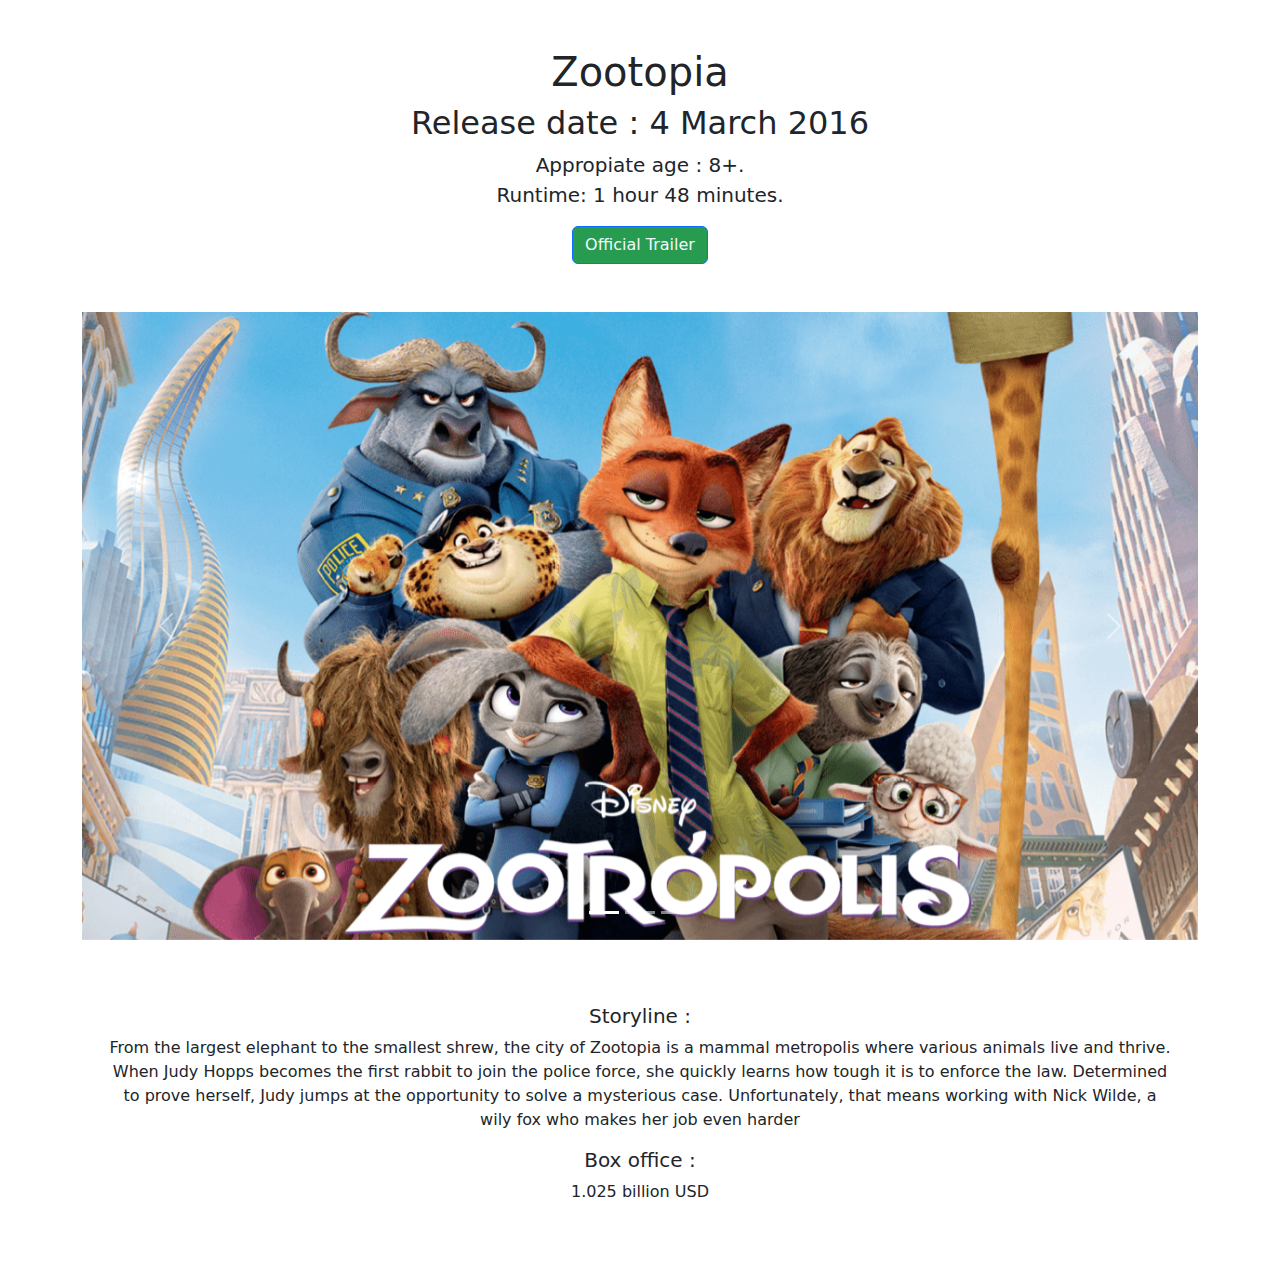
<file: zootopia.html>
<!doctype html>
<html lang="en">
  <head>
    <meta charset="utf-8">
    <meta name="viewport" content="width=device-width, initial-scale=1, shrink-to-fit=no">
    <meta name="description" content="">
    <meta name="author" content="">

    <title>Zootopia</title>

    <!-- ADD BOOTSTRAP CORE HERE!!!! -->
    <link href="https://cdn.jsdelivr.net/npm/bootstrap@5.3.3/dist/css/bootstrap.min.css" rel="stylesheet" integrity="sha384-QWTKZyjpPEjISv5WaRU9OFeRpok6YctnYmDr5pNlyT2bRjXh0JMhjY6hW+ALEwIH" crossorigin="anonymous">

    
    <!-- Custom styles for this template -->
    <link href="css/zootopia.css" rel="stylesheet">
  </head>

  <body>


    <main role="main" class="container">

      <div class="starter-template">
        <h1>Zootopia </h1><h2>Release date : 4 March 2016</h2>
        <p class="lead">Appropiate age : 8+.<br> Runtime: 1 hour 48 minutes.</p>
        <a class="btn btn-primary" href="https://www.youtube.com/watch?v=g9lmhBYB11U" role="button" target="_blank"> Official Trailer</a>
      </div>



        <!-- Add a row and a column with a button-->
         <div class="row">
          <div class="col">
           

          </div>
        </div>

        <!-- Add another row and a column with a button-->

        <!-- Add a Carousel component and use the images in the folder -->
        <div id="carouselExampleIndicators" class="carousel slide">
          <div class="carousel-indicators">
            <button type="button" data-bs-target="#carouselExampleIndicators" data-bs-slide-to="0" class="active" aria-current="true" aria-label="Slide 1"></button>
            <button type="button" data-bs-target="#carouselExampleIndicators" data-bs-slide-to="1" aria-label="Slide 2"></button>
            <button type="button" data-bs-target="#carouselExampleIndicators" data-bs-slide-to="2" aria-label="Slide 3"></button>
          </div>
          <div class="carousel-inner">
            <div class="carousel-item active">
              <img src="images/zootopia 1.png" class="d-block w-100" alt="...">
            </div>
            <div class="carousel-item">
              <img src="images/zootopia 2.jpg" class="d-block w-100" alt="...">
            </div>
            <div class="carousel-item">
              <img src="images/zootopia 3.avif" class="d-block w-100" alt="...">
            </div>
          </div>
          <button class="carousel-control-prev" type="button" data-bs-target="#carouselExampleIndicators" data-bs-slide="prev">
            <span class="carousel-control-prev-icon" aria-hidden="true"></span>
            <span class="visually-hidden">Previous</span>
          </button>
          <button class="carousel-control-next" type="button" data-bs-target="#carouselExampleIndicators" data-bs-slide="next">
            <span class="carousel-control-next-icon" aria-hidden="true"></span>
            <span class="visually-hidden">Next</span>
          </button>
        </div>
        <div class="starter-template">
            <p class="lead"><h5>Storyline :</h5> From the largest elephant to the smallest shrew, the city of Zootopia is a mammal metropolis where various animals live and thrive. When Judy Hopps becomes the first rabbit to join the police force, she quickly learns how tough it is to enforce the law. Determined to prove herself, Judy jumps at the opportunity to solve a mysterious case. Unfortunately, that means working with Nick Wilde, a wily fox who makes her job even harder</p>
            <p class="lead"><h5> Box office :</h5> 1.025 billion USD </p>
           
          </div>
    </main>


    <script src="https://cdn.jsdelivr.net/npm/bootstrap@5.3.3/dist/js/bootstrap.bundle.min.js" integrity="sha384-YvpcrYf0tY3lHB60NNkmXc5s9fDVZLESaAA55NDzOxhy9GkcIdslK1eN7N6jIeHz" crossorigin="anonymous"></script>    
    
  </body>
</html>
</file>
<file: css/styles.css>
.starter-template {
    padding: 3rem 1.5rem;
    text-align: center;
  }

  .btn{ 
    background-color: rgb(39, 69, 156);
    color: aliceblue;

  }

  .lead {
    margin:50px 0px;
  }
</file>
<file: css/bighero6.css>
.starter-template {
    padding: 3rem 1.5rem;
    text-align: center;
  }

 .btn{
  background-color: rgb(187, 26, 5);
  color: rgb(244, 247, 248);
 }
</file>
<file: css/bolt.css>
.starter-template {
    padding: 3rem 1.5rem;
    text-align: center;
  }

  .btn{
    background-color: red;
    color: white;
  }
</file>
<file: css/frozen2.css>
.starter-template {
    padding: 3rem 1.5rem;
    text-align: center;
  }

  .btn {
    background-color:blue;
    color:aliceblue;
  }
</file>
<file: css/moana.css>
.starter-template {
    padding: 3rem 1.5rem;
    text-align: center;
  }

  .btn{ 
    background-color: rgb(39, 69, 156);
    color: aliceblue;

  }
</file>
<file: css/ralph2.css>
.starter-template {
    padding: 3rem 1.5rem;
    text-align: center;
  }

 .btn{
  background-color: rgb(210, 130, 16);
  color: rgb(244, 247, 248);
 }
</file>
<file: css/tangled.css>
.starter-template {
    padding: 3rem 1.5rem;
    text-align: center;
  }

  .btn{
    background-color: plum;
    color: white;
  }
</file>
<file: css/tiana.css>
.starter-template {
    padding: 3rem 1.5rem;
    text-align: center;
  }

  .btn {
    background-color: greenyellow;
    color: white;
  }
</file>
<file: css/wreckitralph.css>
.starter-template {
    padding: 3rem 1.5rem;
    text-align: center;
  }

  .btn{
    background-color: orangered;
    color: white;
  }
</file>
<file: css/zootopia.css>
.starter-template {
    padding: 3rem 1.5rem;
    text-align: center;
  }

  .btn{ 
    background-color: rgb(39, 156, 80);
    color: aliceblue;

  }
</file>
